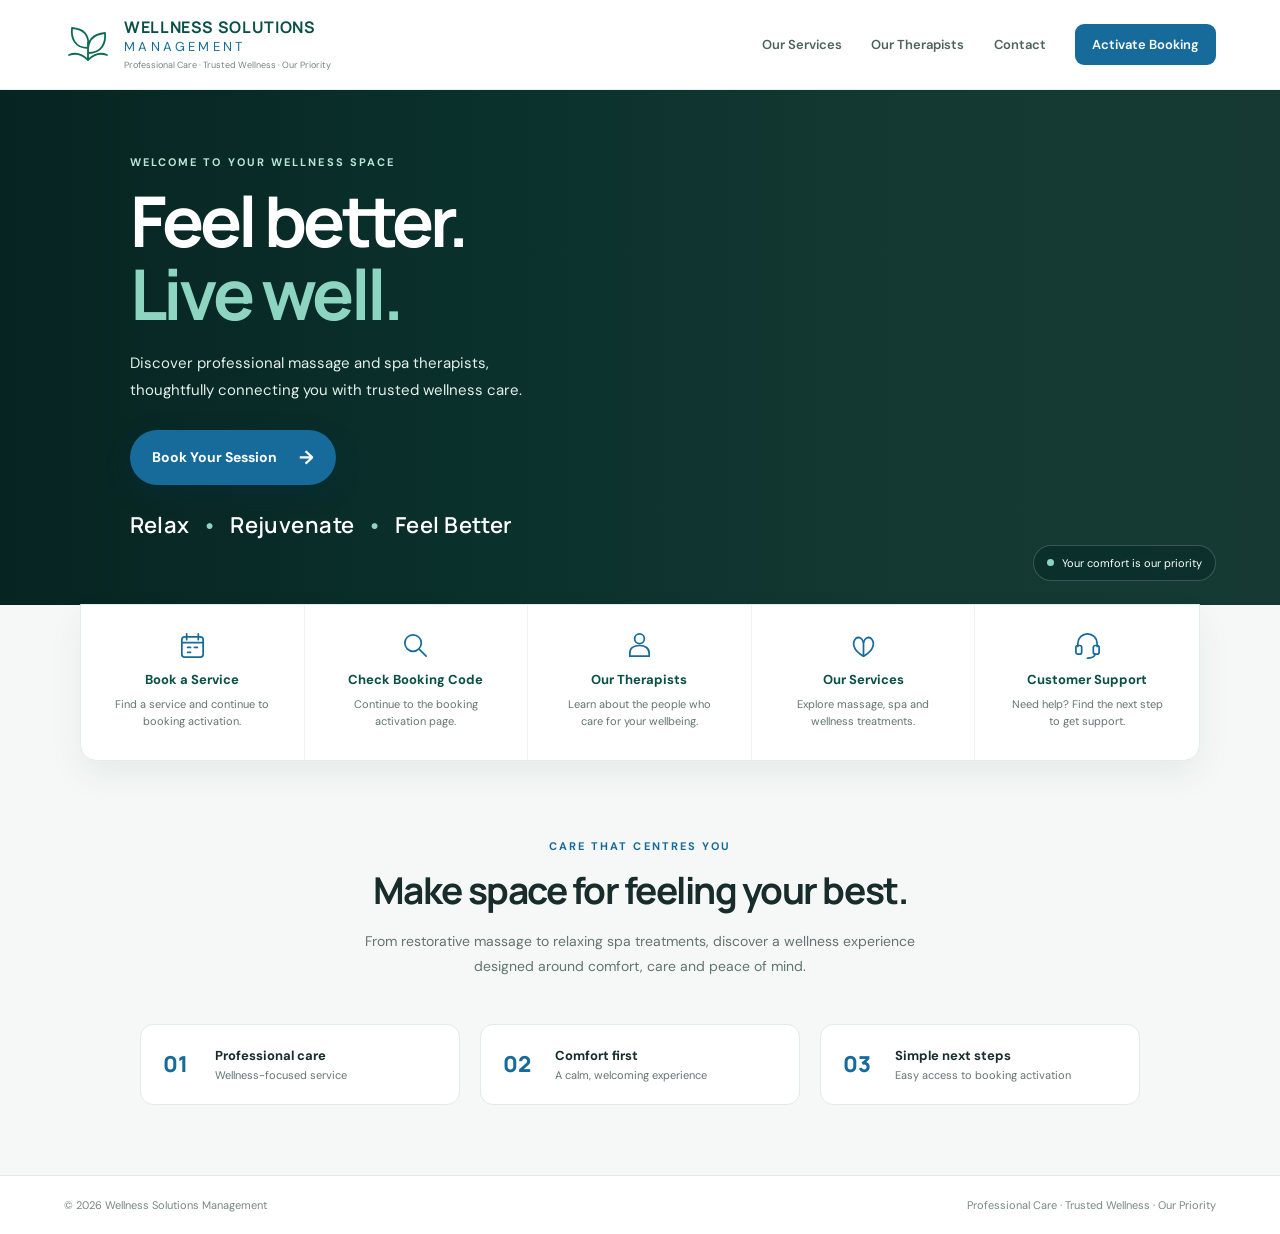
<file: index.html>
<!doctype html>
<html lang="en">
<head>
  <meta charset="utf-8">
  <meta name="viewport" content="width=device-width, initial-scale=1">
  <meta name="theme-color" content="#0b6b57">
  <meta name="description" content="Discover trusted wellness, massage and spa services with Wellness Solutions Management.">
  <title>Wellness Solutions Management | Welcome</title>
  <link rel="stylesheet" href="styles.css">
</head>
<body class="welcome-page">
  <header class="site-header">
    <a class="brand" href="index.html" aria-label="Wellness Solutions Management home">
      <span class="brand-symbol" aria-hidden="true">
        <svg viewBox="0 0 48 48"><path d="M24 40V22M24 28C10 28 7 17 8 8c11 1 18 6 16 20M24 33c14 0 18-10 17-20-11 1-18 7-17 20M24 40c-7-7-14-7-19-5M24 40c7-7 14-7 19-5"/></svg>
      </span>
      <span class="brand-copy">
        <strong>WELLNESS SOLUTIONS</strong>
        <span>MANAGEMENT</span>
        <small>Professional Care · Trusted Wellness · Our Priority</small>
      </span>
    </a>
    <button class="menu-toggle" id="menu-toggle" aria-label="Open navigation" aria-expanded="false" aria-controls="main-nav">
      <span></span><span></span><span></span>
    </button>
    <nav class="main-nav" id="main-nav" aria-label="Main navigation">
      <a href="#services">Our Services</a>
      <a href="#therapists">Our Therapists</a>
      <a href="#support">Contact</a>
      <a class="nav-cta" href="activation.html">Activate Booking</a>
    </nav>
  </header>

  <main>
    <section class="hero" aria-labelledby="hero-title">
      <div class="hero-photo" role="img" aria-label="A relaxing spa massage treatment"></div>
      <div class="hero-shade"></div>
      <div class="hero-content">
        <p class="hero-kicker">WELCOME TO YOUR WELLNESS SPACE</p>
        <h1 id="hero-title">Feel better.<br><span>Live well.</span></h1>
        <p class="hero-description">Discover professional massage and spa therapists, thoughtfully connecting you with trusted wellness care.</p>
        <a class="primary-cta" href="activation.html">Book Your Session <span aria-hidden="true">→</span></a>
        <p class="hero-tagline">Relax <i>•</i> Rejuvenate <i>•</i> Feel Better</p>
      </div>
      <div class="hero-note"><span class="note-dot"></span> Your comfort is our priority</div>
    </section>

    <section class="quick-links" aria-label="Explore Wellness Solutions">
      <a class="quick-card" href="activation.html">
        <span class="quick-icon" aria-hidden="true"><svg viewBox="0 0 32 32"><rect x="5" y="7" width="22" height="21" rx="3"/><path d="M10 4v6M22 4v6M5 13h22M11 18h3M18 18h3M11 23h3"/></svg></span>
        <strong>Book a Service</strong>
        <span>Find a service and continue to booking activation.</span>
      </a>
      <a class="quick-card" href="activation.html">
        <span class="quick-icon" aria-hidden="true"><svg viewBox="0 0 32 32"><circle cx="13.5" cy="13.5" r="8.5"/><path d="m20 20 7 7"/></svg></span>
        <strong>Check Booking Code</strong>
        <span>Continue to the booking activation page.</span>
      </a>
      <a class="quick-card" href="#therapists">
        <span class="quick-icon" aria-hidden="true"><svg viewBox="0 0 32 32"><circle cx="16" cy="9" r="5"/><path d="M6 27v-3c0-5 4-8 10-8s10 3 10 8v3z"/></svg></span>
        <strong>Our Therapists</strong>
        <span>Learn about the people who care for your wellbeing.</span>
      </a>
      <a class="quick-card" href="#services">
        <span class="quick-icon" aria-hidden="true"><svg viewBox="0 0 32 32"><path d="M16 27C5 21 4 13 8 9c3-3 7 0 8 4 1-4 5-7 8-4 4 4 3 12-8 18z"/><path d="M16 13v14"/></svg></span>
        <strong>Our Services</strong>
        <span>Explore massage, spa and wellness treatments.</span>
      </a>
      <a class="quick-card" href="#support">
        <span class="quick-icon" aria-hidden="true"><svg viewBox="0 0 32 32"><path d="M6 17v-3a10 10 0 0 1 20 0v3"/><rect x="4" y="16" width="6" height="9" rx="2"/><rect x="22" y="16" width="6" height="9" rx="2"/><path d="M24 25c-1 3-4 4-8 4"/></svg></span>
        <strong>Customer Support</strong>
        <span>Need help? Find the next step to get support.</span>
      </a>
    </section>

    <section class="welcome-info" id="services">
      <p class="section-kicker">CARE THAT CENTRES YOU</p>
      <h2>Make space for feeling your best.</h2>
      <p>From restorative massage to relaxing spa treatments, discover a wellness experience designed around comfort, care and peace of mind.</p>
    </section>

    <section class="trust-strip" id="therapists">
      <div><span class="trust-number">01</span><strong>Professional care</strong><small>Wellness-focused service</small></div>
      <div><span class="trust-number">02</span><strong>Comfort first</strong><small>A calm, welcoming experience</small></div>
      <div><span class="trust-number">03</span><strong>Simple next steps</strong><small>Easy access to booking activation</small></div>
    </section>
  </main>

  <footer class="site-footer" id="support">
    <span>© <span id="year"></span> Wellness Solutions Management</span>
    <span>Professional Care · Trusted Wellness · Our Priority</span>
  </footer>
  <script src="welcome.js" defer></script>
</body>
</html>
</file>
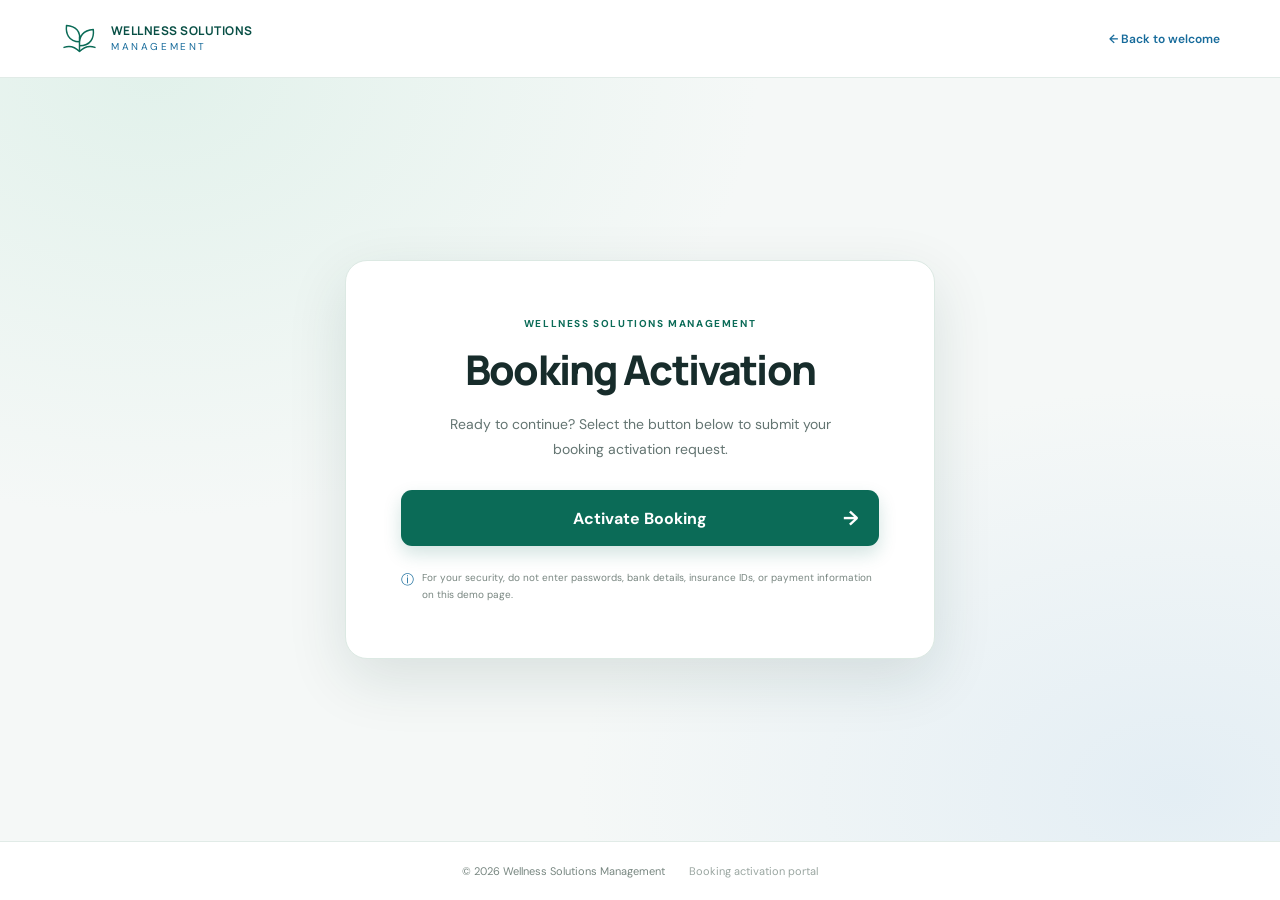
<file: activation.html>
<!doctype html>
<html lang="en">
<head>
  <meta charset="utf-8">
  <meta name="viewport" content="width=device-width, initial-scale=1">
  <meta name="theme-color" content="#0b6b57">
  <title>Wellness Solutions Management | Booking Activation</title>
  <link rel="stylesheet" href="styles.css">
  <script src="script.js" defer></script>
</head>
<body class="activation-page">
  <header class="activation-header">
    <a class="small-brand" href="index.html">
      <span class="brand-symbol" aria-hidden="true"><svg viewBox="0 0 48 48"><path d="M24 40V22M24 28C10 28 7 17 8 8c11 1 18 6 16 20M24 33c14 0 18-10 17-20-11 1-18 7-17 20M24 40c-7-7-14-7-19-5M24 40c7-7 14-7 19-5"/></svg></span>
      <span class="brand-copy"><strong>WELLNESS SOLUTIONS</strong><span>MANAGEMENT</span></span>
    </a>
    <a class="back-link" href="index.html">← Back to welcome</a>
  </header>
  <main class="activation-shell">
    <section class="activation-card" aria-labelledby="page-title">
      <p class="eyebrow">WELLNESS SOLUTIONS MANAGEMENT</p>
      <h1 id="page-title">Booking Activation</h1>
      <p class="intro">Ready to continue? Select the button below to submit your booking activation request.</p>
      <button class="activate-button" id="activate-button" type="button">
        <span class="button-label">Activate Booking</span><span class="button-arrow" aria-hidden="true">→</span>
      </button>
      <div class="confirmation" id="confirmation" role="status" aria-live="polite" hidden>
        <div class="success-icon" aria-hidden="true"><svg viewBox="0 0 24 24"><path d="m5 12 4.5 4.5L19 7"/></svg></div>
        <h2>Activation Request Confirmed</h2>
        <p>Your request has been acknowledged on this page. This demo does not contact a server or verify that a real booking is active.</p>
        <a class="secondary-cta" href="index.html">Return to Welcome Page</a>
      </div>
      <p class="security-note"><span aria-hidden="true">ⓘ</span> For your security, do not enter passwords, bank details, insurance IDs, or payment information on this demo page.</p>
    </section>
  </main>
  <footer class="site-footer activation-footer"><span>© <span id="year"></span> Wellness Solutions Management</span><span>Booking activation portal</span></footer>
</body>
</html>
</file>
<file: styles.css>
@import url('https://fonts.googleapis.com/css2?family=DM+Sans:wght@400;500;600;700&family=Manrope:wght@500;600;700;800&display=swap');
:root{--green:#0b6b57;--green-dark:#084f45;--green-light:#e7f4ef;--blue:#176b9b;--blue-dark:#104f79;--ink:#172c2b;--muted:#637471;--line:#e1ebe7;--page:#f5f8f7;--white:#fff;--shadow:0 20px 60px rgba(19,59,49,.12)}
*{box-sizing:border-box}html{scroll-behavior:smooth}body{margin:0;font-family:"DM Sans",Arial,sans-serif;color:var(--ink);background:var(--page);-webkit-font-smoothing:antialiased}a{color:inherit;text-decoration:none}button{font:inherit}.site-header{height:90px;padding:0 clamp(18px,5vw,72px);display:flex;align-items:center;justify-content:space-between;gap:24px;background:#fff;position:relative;z-index:5;border-bottom:1px solid #e9efec}.brand,.small-brand{display:flex;align-items:center;gap:12px;min-width:0}.brand-symbol{width:48px;height:48px;display:grid;place-items:center;flex:none;color:var(--green)}.brand-symbol svg{width:100%;height:100%;fill:none;stroke:currentColor;stroke-width:1.8;stroke-linecap:round;stroke-linejoin:round}.brand-copy{display:flex;flex-direction:column;line-height:1.15}.brand-copy strong{font-family:Manrope,sans-serif;font-size:16px;letter-spacing:.04em;color:var(--green-dark)}.brand-copy>span{font-size:13px;letter-spacing:.26em;margin-top:3px;color:var(--blue)}.brand-copy small{font-size:9px;margin-top:6px;color:#75847f}.main-nav{display:flex;align-items:center;gap:clamp(14px,2.3vw,32px);font-size:13px;font-weight:600;color:#4e625c}.main-nav a:not(.nav-cta):hover{color:var(--green)}.nav-cta{padding:12px 17px;border-radius:9px;background:var(--blue);color:white}.nav-cta:hover{background:var(--blue-dark)}.menu-toggle{display:none;background:none;border:0;padding:8px;cursor:pointer}.menu-toggle span{display:block;width:24px;height:2px;margin:5px;background:var(--green-dark);border-radius:2px}
.hero{min-height:475px;position:relative;display:flex;align-items:center;overflow:hidden;background:#173c35}.hero-photo{position:absolute;inset:0;background-image:url("https://images.unsplash.com/photo-1544161515-4ab6ce6db874?auto=format&fit=crop&w=2000&q=85");background-size:cover;background-position:center 48%;transform:scale(1.01)}.hero-shade{position:absolute;inset:0;background:linear-gradient(90deg,rgba(5,34,31,.91) 0%,rgba(7,45,41,.78) 36%,rgba(9,45,42,.25) 68%,rgba(7,35,32,.1) 100%)}.hero-content{position:relative;z-index:1;width:min(100%,1200px);margin:0 auto;padding:65px clamp(24px,7vw,90px);color:#fff}.hero-kicker,.section-kicker{font-size:11px;font-weight:700;letter-spacing:.19em;color:#b9e6d6;margin:0 0 15px}.hero h1{font-family:Manrope,sans-serif;font-size:clamp(42px,6vw,70px);line-height:1.04;letter-spacing:-.055em;margin:0;max-width:570px}.hero h1 span{color:#8ed5c1}.hero-description{max-width:420px;font-size:15px;line-height:1.8;color:#e4efeb;margin:20px 0 26px}.primary-cta{display:inline-flex;align-items:center;gap:22px;padding:15px 22px;border-radius:999px;background:var(--blue);color:#fff;font-size:14px;font-weight:700;box-shadow:0 8px 25px #062f4b55;transition:background .2s,transform .2s}.primary-cta:hover{background:#2388b8;transform:translateY(-2px)}.primary-cta span{font-size:19px}.hero-tagline{margin:25px 0 0;font-family:Manrope,sans-serif;font-size:clamp(16px,2vw,22px);font-weight:600;letter-spacing:.02em}.hero-tagline i{font-style:normal;color:#8ed5c1;padding:0 8px}.hero-note{position:absolute;z-index:1;right:clamp(20px,5vw,65px);bottom:24px;color:#fff;font-size:11px;display:flex;align-items:center;gap:8px;background:#082c28a8;border:1px solid #ffffff30;padding:10px 13px;border-radius:30px;backdrop-filter:blur(6px)}.note-dot{width:7px;height:7px;border-radius:50%;background:#8ed5c1}
.quick-links{position:relative;z-index:2;display:grid;grid-template-columns:repeat(5,minmax(0,1fr));width:min(1120px,calc(100% - 48px));margin:-1px auto 0;background:white;border:1px solid var(--line);border-radius:0 0 16px 16px;box-shadow:0 14px 35px #173d3010}.quick-card{min-height:155px;padding:23px 15px 19px;display:flex;flex-direction:column;align-items:center;text-align:center;gap:8px;border-right:1px solid #edf1ef;transition:background .2s}.quick-card:last-child{border-right:0}.quick-card:hover{background:#f1f8f5}.quick-icon{width:35px;height:35px;color:var(--blue);display:grid;place-items:center}.quick-icon svg{width:31px;height:31px;fill:none;stroke:currentColor;stroke-width:1.8;stroke-linecap:round;stroke-linejoin:round}.quick-card strong{font-size:13px;color:var(--green-dark)}.quick-card>span:last-child{max-width:160px;font-size:11px;line-height:1.55;color:var(--muted)}.welcome-info{text-align:center;max-width:690px;margin:78px auto 45px;padding:0 24px}.section-kicker{color:var(--blue);margin-bottom:12px}.welcome-info h2{font-family:Manrope,sans-serif;font-size:clamp(26px,4vw,37px);letter-spacing:-.04em;margin:0 0 14px}.welcome-info>p:last-child{color:var(--muted);font-size:14px;line-height:1.8;margin:0 auto;max-width:600px}.trust-strip{display:grid;grid-template-columns:repeat(3,1fr);gap:20px;width:min(1000px,calc(100% - 48px));margin:0 auto 70px}.trust-strip>div{padding:22px;border:1px solid var(--line);border-radius:13px;background:#fff;display:grid;grid-template-columns:42px 1fr;align-items:center;column-gap:10px}.trust-number{grid-row:span 2;color:var(--blue);font-family:Manrope,sans-serif;font-weight:800;font-size:22px}.trust-strip strong{font-size:13px}.trust-strip small{font-size:11px;color:var(--muted);margin-top:4px}.site-footer{display:flex;flex-wrap:wrap;justify-content:space-between;gap:12px;padding:22px clamp(20px,5vw,72px);color:#788781;font-size:11px;background:#fff;border-top:1px solid var(--line)}
/* Booking activation page */
.activation-page{min-height:100vh;background:radial-gradient(ellipse at 12% 8%,#d8eee5aa,transparent 38%),radial-gradient(ellipse at 92% 88%,#dbe9f3aa,transparent 36%),var(--page);display:flex;flex-direction:column}.activation-header{height:78px;padding:0 clamp(18px,5vw,60px);display:flex;align-items:center;justify-content:space-between;background:#fff;border-bottom:1px solid var(--line)}.small-brand .brand-symbol{width:39px;height:39px}.small-brand .brand-copy strong{font-size:12px}.small-brand .brand-copy>span{font-size:10px}.back-link{font-size:12px;font-weight:600;color:var(--blue)}.back-link:hover{text-decoration:underline}.activation-shell{flex:1;width:min(100% - 28px,760px);margin:0 auto;display:flex;align-items:center;justify-content:center;padding:42px 0}.activation-card{width:100%;max-width:590px;padding:clamp(28px,6vw,55px);background:#fff;border:1px solid #dce9e3;border-radius:22px;box-shadow:var(--shadow);text-align:center;animation:appear .5s ease both}.eyebrow{margin:0 0 13px;color:var(--green);font-size:10px;font-weight:700;letter-spacing:.16em;line-height:1.6}.activation-card h1,.confirmation h2{font-family:Manrope,sans-serif;letter-spacing:-.045em}.activation-card h1{margin:0;font-size:clamp(30px,5vw,41px);line-height:1.2;font-weight:800}.intro{max-width:430px;margin:18px auto 28px;color:var(--muted);font-size:14px;line-height:1.8}.activate-button{width:100%;min-height:56px;display:flex;align-items:center;justify-content:center;gap:13px;position:relative;padding:15px 22px;border:0;border-radius:11px;background:var(--green);color:#fff;font-weight:700;cursor:pointer;box-shadow:0 8px 18px #0b6b572e;transition:background .2s,transform .2s}.activate-button:hover{background:var(--green-dark);transform:translateY(-1px)}.activate-button:focus-visible{outline:3px solid #0b6b5748;outline-offset:4px}.button-arrow{position:absolute;right:20px;font-size:20px}.confirmation{margin-top:23px;padding:24px 19px 20px;border:1px solid #cce8da;border-radius:14px;background:#f2faf6;animation:appear .35s ease both}.confirmation[hidden]{display:none}.success-icon{width:42px;height:42px;display:grid;place-items:center;margin:0 auto 12px;border-radius:50%;background:#d9f2e3;color:#16764b}.success-icon svg{width:23px;height:23px;fill:none;stroke:currentColor;stroke-width:2.3;stroke-linecap:round;stroke-linejoin:round}.confirmation h2{margin:0 0 9px;font-size:19px}.confirmation p{max-width:420px;margin:0 auto;color:#536b60;font-size:12px;line-height:1.75}.secondary-cta{display:inline-block;margin-top:17px;padding:10px 14px;border:1px solid #c6ded4;border-radius:8px;color:var(--green);font-size:12px;font-weight:700}.secondary-cta:hover{background:#e5f4ec}.security-note{margin:23px 0 0;display:flex;align-items:flex-start;justify-content:center;gap:8px;color:#788680;font-size:10px;line-height:1.7;text-align:left}.security-note span{flex:none;color:var(--blue);font-size:13px}.activation-footer{justify-content:center;gap:24px}.activation-footer span+span{color:#9aa6a1}
.activate-button:disabled{cursor:default}.activate-button.is-loading:hover{background:var(--green);transform:none}.activate-button.is-loading .button-arrow{width:16px;height:16px;border:2px solid #ffffff70;border-top-color:#fff;border-radius:50%;font-size:0;animation:button-spin .8s linear infinite}@keyframes button-spin{to{transform:rotate(360deg)}}@keyframes appear{from{opacity:0;transform:translateY(8px)}to{opacity:1;transform:translateY(0)}}
@media(max-width:850px){.site-header{height:78px}.menu-toggle{display:block;order:3}.main-nav{display:none;position:absolute;left:0;right:0;top:100%;padding:16px 22px 22px;background:#fff;border-bottom:1px solid var(--line);box-shadow:0 12px 18px #18382d10;flex-direction:column;align-items:stretch;gap:0}.main-nav.open{display:flex}.main-nav a{padding:13px 8px}.main-nav .nav-cta{text-align:center;margin-top:8px}.hero{min-height:445px}.hero-shade{background:linear-gradient(90deg,#05221fdf 0%,#072d29bb 52%,#092d2a35 100%)}.quick-links{grid-template-columns:repeat(3,minmax(0,1fr));border-radius:0 0 14px 14px}.quick-card{border-bottom:1px solid #edf1ef}.quick-card:nth-child(3){border-right:0}.quick-card:nth-child(4),.quick-card:nth-child(5){border-bottom:0}.trust-strip{gap:12px}.trust-strip>div{padding:17px 13px;grid-template-columns:32px 1fr}.trust-number{font-size:18px}}
@media(max-width:540px){.site-header{padding:0 16px;height:72px}.brand{gap:7px}.brand-symbol{width:38px;height:38px}.brand-copy strong{font-size:12px}.brand-copy>span{font-size:10px;letter-spacing:.2em}.brand-copy small{font-size:8px}.hero{min-height:470px;align-items:center}.hero-photo{background-position:58% center}.hero-shade{background:linear-gradient(90deg,#06231feF 0%,#082d29db 60%,#092d2a75 100%)}.hero-content{padding:52px 23px 70px}.hero h1{font-size:clamp(39px,12vw,54px)}.hero-description{font-size:13px;max-width:330px}.hero-note{left:22px;right:auto;bottom:16px;font-size:10px}.quick-links{width:100%;grid-template-columns:repeat(2,minmax(0,1fr));border-radius:0}.quick-card{min-height:139px;padding:19px 12px;border-right:1px solid #edf1ef!important;border-bottom:1px solid #edf1ef!important}.quick-card:nth-child(even){border-right:0!important}.quick-card:last-child{grid-column:1/-1;border-bottom:0!important}.quick-card>span:last-child{max-width:220px}.welcome-info{margin:55px auto 32px}.trust-strip{grid-template-columns:1fr;width:calc(100% - 32px);margin-bottom:48px}.trust-strip>div{padding:16px 19px}.site-footer{justify-content:center;text-align:center;flex-direction:column;padding:20px}.activation-header{height:68px;padding:0 14px}.small-brand{gap:7px}.small-brand .brand-symbol{width:32px;height:32px}.small-brand .brand-copy strong{font-size:10px}.small-brand .brand-copy>span{font-size:8px}.back-link{font-size:11px}.activation-shell{padding:28px 0}.activation-card{padding:30px 21px 24px;border-radius:17px}.intro{font-size:13px}.security-note{text-align:center}.activation-footer{gap:8px}}
@media(prefers-reduced-motion:reduce){*,*::before,*::after{animation-duration:.01ms!important;animation-iteration-count:1!important;scroll-behavior:auto!important;transition-duration:.01ms!important}}
</file>
